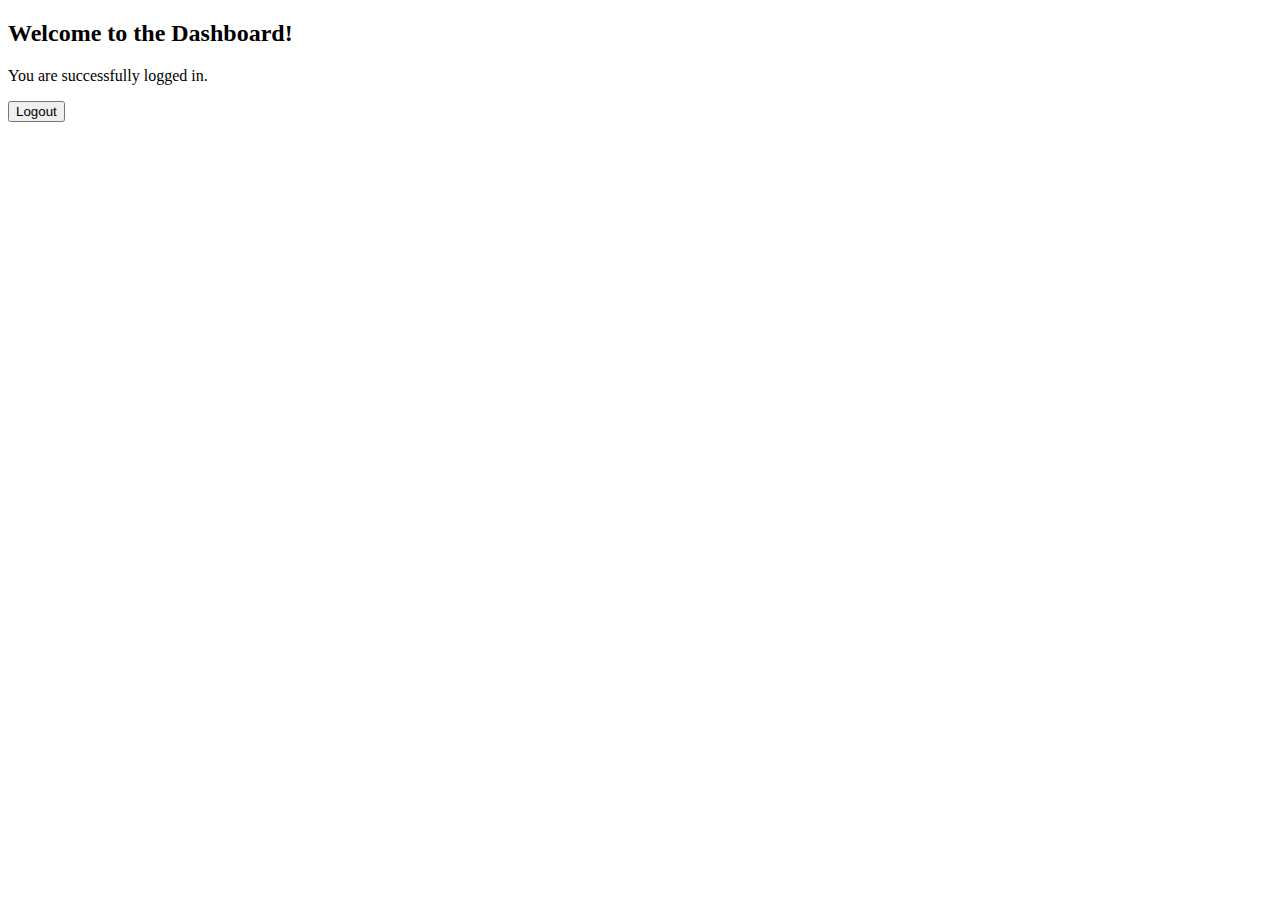
<file: Invisible/dashboard.html>
<!DOCTYPE html>
<html lang="en">
<head>
    <meta charset="UTF-8">
    <meta name="viewport" content="width=device-width, initial-scale=1.0">
    <title>Dashboard - Invisible</title>
</head>
<body>
    <div class="container">
        <h2>Welcome to the Dashboard!</h2>
        <p>You are successfully logged in.</p>
        <button onclick="logout()">Logout</button>
    </div>
    <script>
        function logout() {
            window.location.href = "login.html";
        }
    </script>
</body>
</html>
</file>
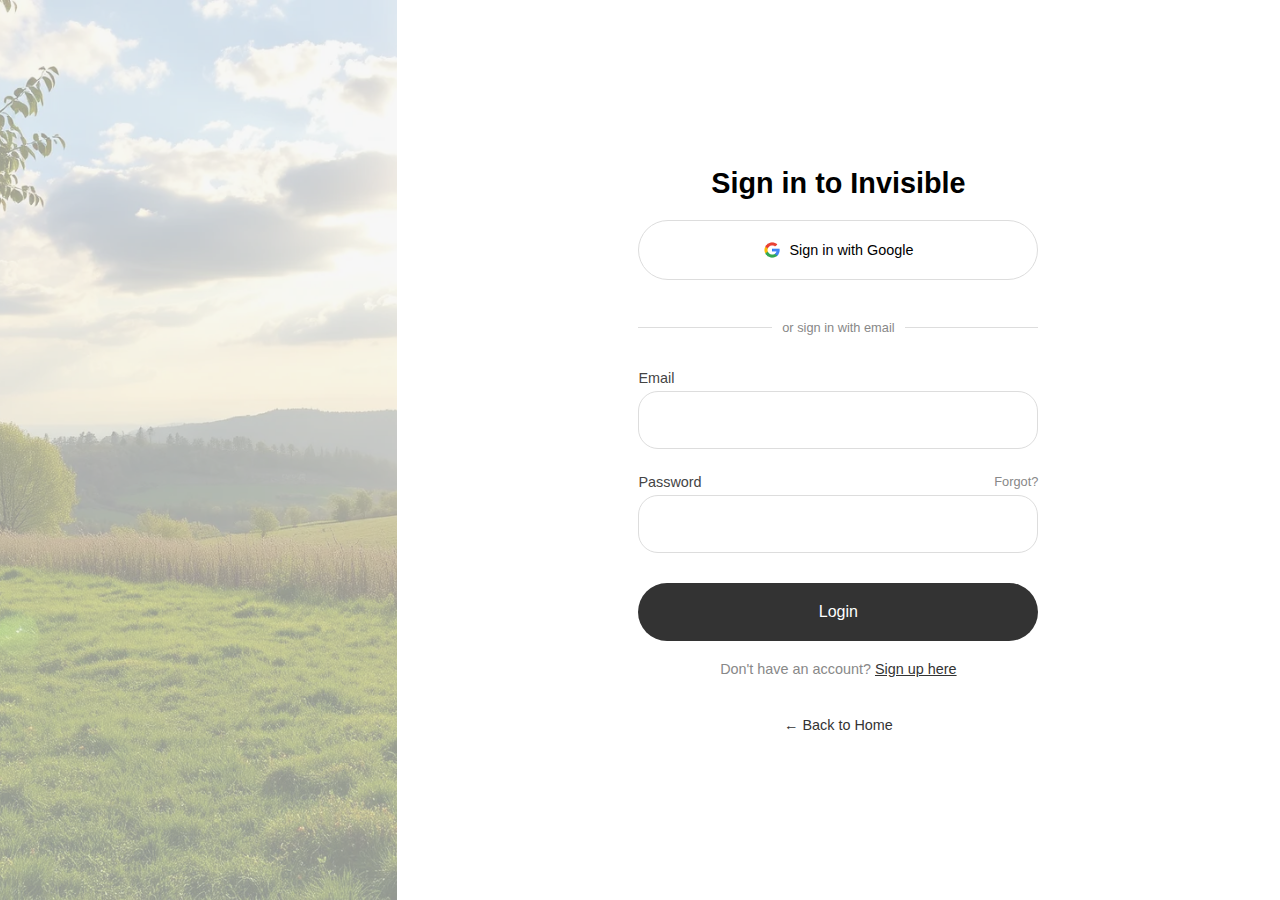
<file: Invisible/login.html>
<!DOCTYPE html>
<html lang="en">
<head>
    <meta charset="UTF-8">
    <meta name="viewport" content="width=device-width, initial-scale=1.0">
    <title>Invisible - Login</title>
    <link rel="icon" type="image/x-icon" href="Favicon/assets-favicon-452601365a822699d1d5db718ddf7499d036e8c2f7da69e85160a4d2f83534bd.ico">
    <style>

        * {
            margin: 0;
            padding: 0;
            box-sizing: border-box;
            font-family: Arial, sans-serif;
        }

        .login-container {
            display: flex;
            height: 100vh;
        }

        .image-section {
            width: 31%;
            display: flex;
            align-items: center;
            justify-content: center;
            background-color: #f2f2f2;
        }

        .image-section img {
            width: 100%;
            height: auto;
            object-fit: cover;
        }

        .form-section {
            width: 69%;
            display: flex;
            flex-direction: column;
            align-items: center;
            justify-content: center;
            padding: 20px;
        }

        .home-link {
            display: block;
            font-size: 0.9rem;
            color: #333;
            margin-top: 40px;
            text-decoration: none;
        }

        .home-link:hover {
            text-decoration: underline;
        }

        .form-section header h1 {
            font-size: 1.8rem;
            margin-bottom: 20px;
            
        }

        .google-signin{
            display: flex;
            align-items: center;
            justify-content: center;
            width: 100%;
            max-width: 400px;
            padding: 20px;
            border-radius: 40px;
            border: 1px solid #ddd;
            background-color: white;
            margin-bottom: 20px;
            cursor: pointer;
            font-size: 0.9rem;
        }

        .google-signin img {
            width: 18px;
            height: 18px;
            margin-right: 8px;
        }

        .divider {
            display: flex;
            align-items: center;
            width: 100%;
            max-width: 400px;
            color: #888;
            margin: 20px 0;
            font-size: 0.8rem;
        }

        .divider hr {
            flex: 1;
            border: none;
            border-top: 1px solid #ddd;
        }

        .divider span {
            padding: 0 10px;
            white-space: nowrap;
        }

        form {
            width: 100%;
            max-width: 400px;
        }

        label {
            font-size: 0.9rem;
            color: #444;
            margin-top: 15px;
            display: block;
        }

        input[type="text"],
        input[type="password"] {
            width: 100%;
            padding: 20px;
            border-radius: 20px;
            border: 1px solid #ddd;
            margin-top: 5px;
            margin-bottom: 10px;
            font-size: 0.9rem;
        }

        .forgot-link {
            float: right;
            font-size: 0.8rem;
            color: #888;
            text-decoration: none;
        }

        .forgot-link:hover {
            text-decoration: underline;
        }

        .submit-btn {
            width: 100%;
            max-width: 400px;
            padding: 20px;
            border: none;
            border-radius: 40px;
            background-color: #333;
            color: #fff;
            font-size: 1rem;
            cursor: pointer;
            margin-top: 20px;
            display: flex;
            justify-content: center;
            text-align: center;
        }

        .signup-text {
            font-size: 0.9rem;
            color: #888;
            margin-top: 20px;
            text-align: center;
        }

        .signup-text a {
            color: #333;
            text-decoration: underline;
        }

        @media (max-width: 962px) {
            .image-section {
                display: none;
            }
            .form-section {
                width: 100%;
            }
        }

        @media (max-width: 768px) {
            .login-container {
                flex-direction: column;
            }
        }

        @media (max-width: 480px) {
            .google-signin,
            .divider,
            .submit-btn,
            form,
            .signup-text {
                max-width: 90%;
            }
        }

    </style>
</head>
<body>
    <div class="login-container">
        <div class="image-section">
            <img src="images/login-image.webp" style="width: 100%; height: 100%; opacity: .4;" alt="Sign in illustration">
        </div>

        <div class="form-section">
            <header>
                <h1>Sign in to Invisible</h1>
            </header>
            <button class="google-signin">
                <img src="images/google-login.png" alt="Google icon"> Sign in with Google
            </button>
            <div class="divider">
                <hr><span>or sign in with email</span><hr>
            </div>
            <p id="message"></p>
            <form id="loginForm" onsubmit="login(event)">
                <label for="username"> Email</label>
                <input type="text" id="usernameOrEmail" required>

                <label for="password">Password <a href="#" class="forgot-link">Forgot?</a></label>
                <input type="password" id="password" required>

                <button type="submit" class="submit-btn"> Login </button>
            </form>

            <p class="signup-text">Don't have an account? <a href="signup.html">Sign up here</a></p>
            <a href="index.html" class="home-link">← Back to Home</a>
        </div>
    </div>
    <script src="js/login.js"></script>
</body>
</html>
</file>
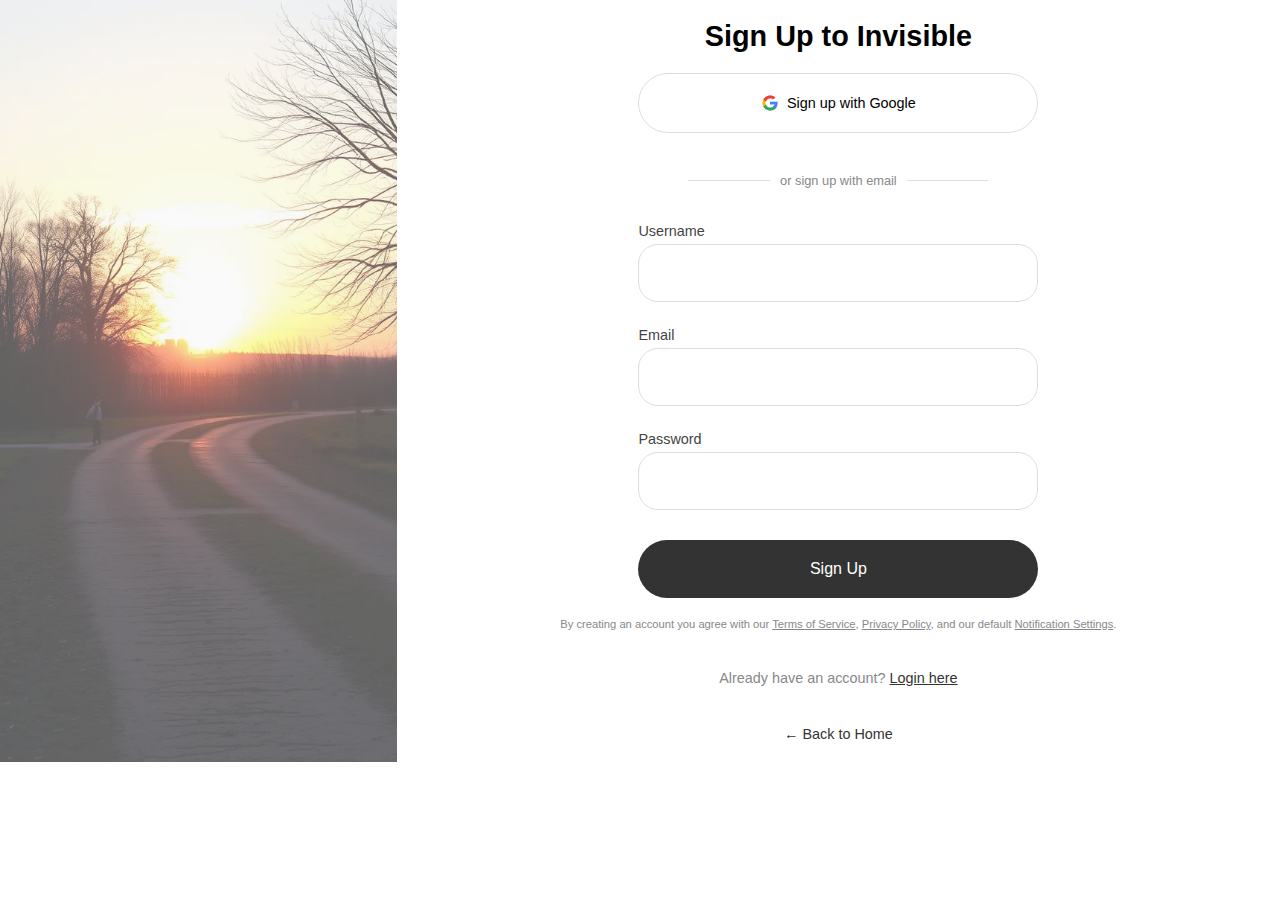
<file: Invisible/signup.html>
<!DOCTYPE html>
<html lang="en">
<head>
    <meta charset="UTF-8">
    <meta name="viewport" content="width=device-width, initial-scale=1.0">
    <title>Invisible - Sign Up</title>
    <link rel="icon" type="image/x-icon" href="Favicon/assets-favicon-452601365a822699d1d5db718ddf7499d036e8c2f7da69e85160a4d2f83534bd.ico">
    <style>
        * {
            margin: 0;
            padding: 0;
            box-sizing: border-box;
            font-family: Arial, sans-serif;
        }

        .signup-container {
            display: flex;
            height: auto;
        }

        .image-section {
            width: 31%;
            display: flex;
            align-items: center;
            justify-content: center;
            background-color: #f2f2f2;
        }

        .image-section img {
            width: 100%;
            height: auto;
            object-fit: cover;
        }

        .form-section {
            width: 69%;
            display: flex;
            flex-direction: column;
            align-items: center;
            justify-content: center;
            padding: 20px;
        }

        .home-link {
            display: block;
            font-size: 0.9rem;
            color: #333;
            margin-top: 40px;
            text-decoration: none;
        }

        .home-link:hover {
            text-decoration: underline;
        }

        .form-section header h1 {
            font-size: 1.8rem;
            margin-bottom: 20px;
            text-align: left;
        }

        .google-signin {
            display: flex;
            align-items: center;
            justify-content: center;
            width: 100%;
            max-width: 400px;
            padding: 20px;
            border-radius: 40px;
            border: 1px solid #ddd;
            background-color: white;
            margin-bottom: 20px;
            cursor: pointer;
            font-size: 0.9rem;
        }

        .google-signin img {
            width: 18px;
            height: 18px;
            margin-right: 8px;
        }

        .divider {
            display: flex;
            align-items: center;
            width: 100%;
            max-width: 300px;
            color: #888;
            margin: 20px 0;
            font-size: 0.8rem;
        }

        .divider hr {
            flex: 1;
            border: none;
            border-top: 1px solid #ddd;
        }

        .divider span {
            padding: 0 10px;
            white-space: nowrap;
        }

        form {
            width: 100%;
            max-width: 400px;
        }

        label {
            font-size: 0.9rem;
            color: #444;
            margin-top: 15px;
            display: block;
        }

        input[type="text"],input[type="email"],
        input[type="password"] {
            width: 100%;
            padding: 20px;
            border-radius: 20px;
            border: 1px solid #ddd;
            margin-top: 5px;
            margin-bottom: 10px;
            font-size: 0.9rem;
        }

        .submit-btn {
            width: 100%;
            max-width: 400px;
            padding: 20px;
            border: none;
            border-radius: 40px;
            background-color: #333;
            color: #fff;
            font-size: 1rem;
            cursor: pointer;
            margin-top: 20px;
        }

        .terms { 
            font-size: 0.7rem;
            color: #888;
            margin-top: 20px;
            text-align: center;
        }

        .signin-text {
            font-size: 0.9rem;
            color: #888;
            margin-top: 40px;
            text-align: center;
        }

        .signin-text a {
            color: #333;
            text-decoration: underline;
        }

        @media (max-width: 962px) {
            .image-section {
                display: none;
            }
            .form-section {
                width: 100%;
            }
        }

        @media (max-width: 768px) {
            .login-container {
                flex-direction: column;
            }
        }

        @media (max-width: 480px) {
            .google-signin,
            .divider,
            .email-btn,
            .signin-text {
                max-width: 90%;
            }
        }

    </style>
</head>
<body>
    <div class="signup-container">
        <div class="image-section">
            <img src="images/signup-image.webp" style="height: 100%; width: 100%; opacity: .6;" alt="Sign up illustration">
        </div>
        <div class="form-section">
            <header>
                <h1>Sign Up to Invisible</h1>
            </header>
            <button class="google-signin">
                <img src="images/google-login.png" alt="Google icon"> Sign up with Google
            </button>
            <div class="divider">
                <hr><span>or sign up with email</span><hr>
            </div>
            <p id="message"></p>
            <form id="signupForm" onsubmit="signUp(event)">
                <label for="username">Username</label>
                <input type="text" id="username" required>

                <label for="email">Email</label>
                <input type="email" id="email" required>

                <label for="password">Password</label>
                <input type="password" id="password" required>

                <button type="submit" class="submit-btn">Sign Up</button>
            </form>
            <p class="terms">By creating an account you agree with our <span style="text-decoration: underline;"> Terms of Service</span>, <span style="text-decoration: underline;"> Privacy Policy</span>, and our default <span style="text-decoration: underline;"> Notification Settings</span>.</p>
            
            <p class="signin-text">Already have an account? <a href="login.html">Login here</a></p>
            <a href="index.html" class="home-link">← Back to Home</a>
        </div>
    </div>
    <script src="js/signup.js"></script>
</body>
</html
</file>
